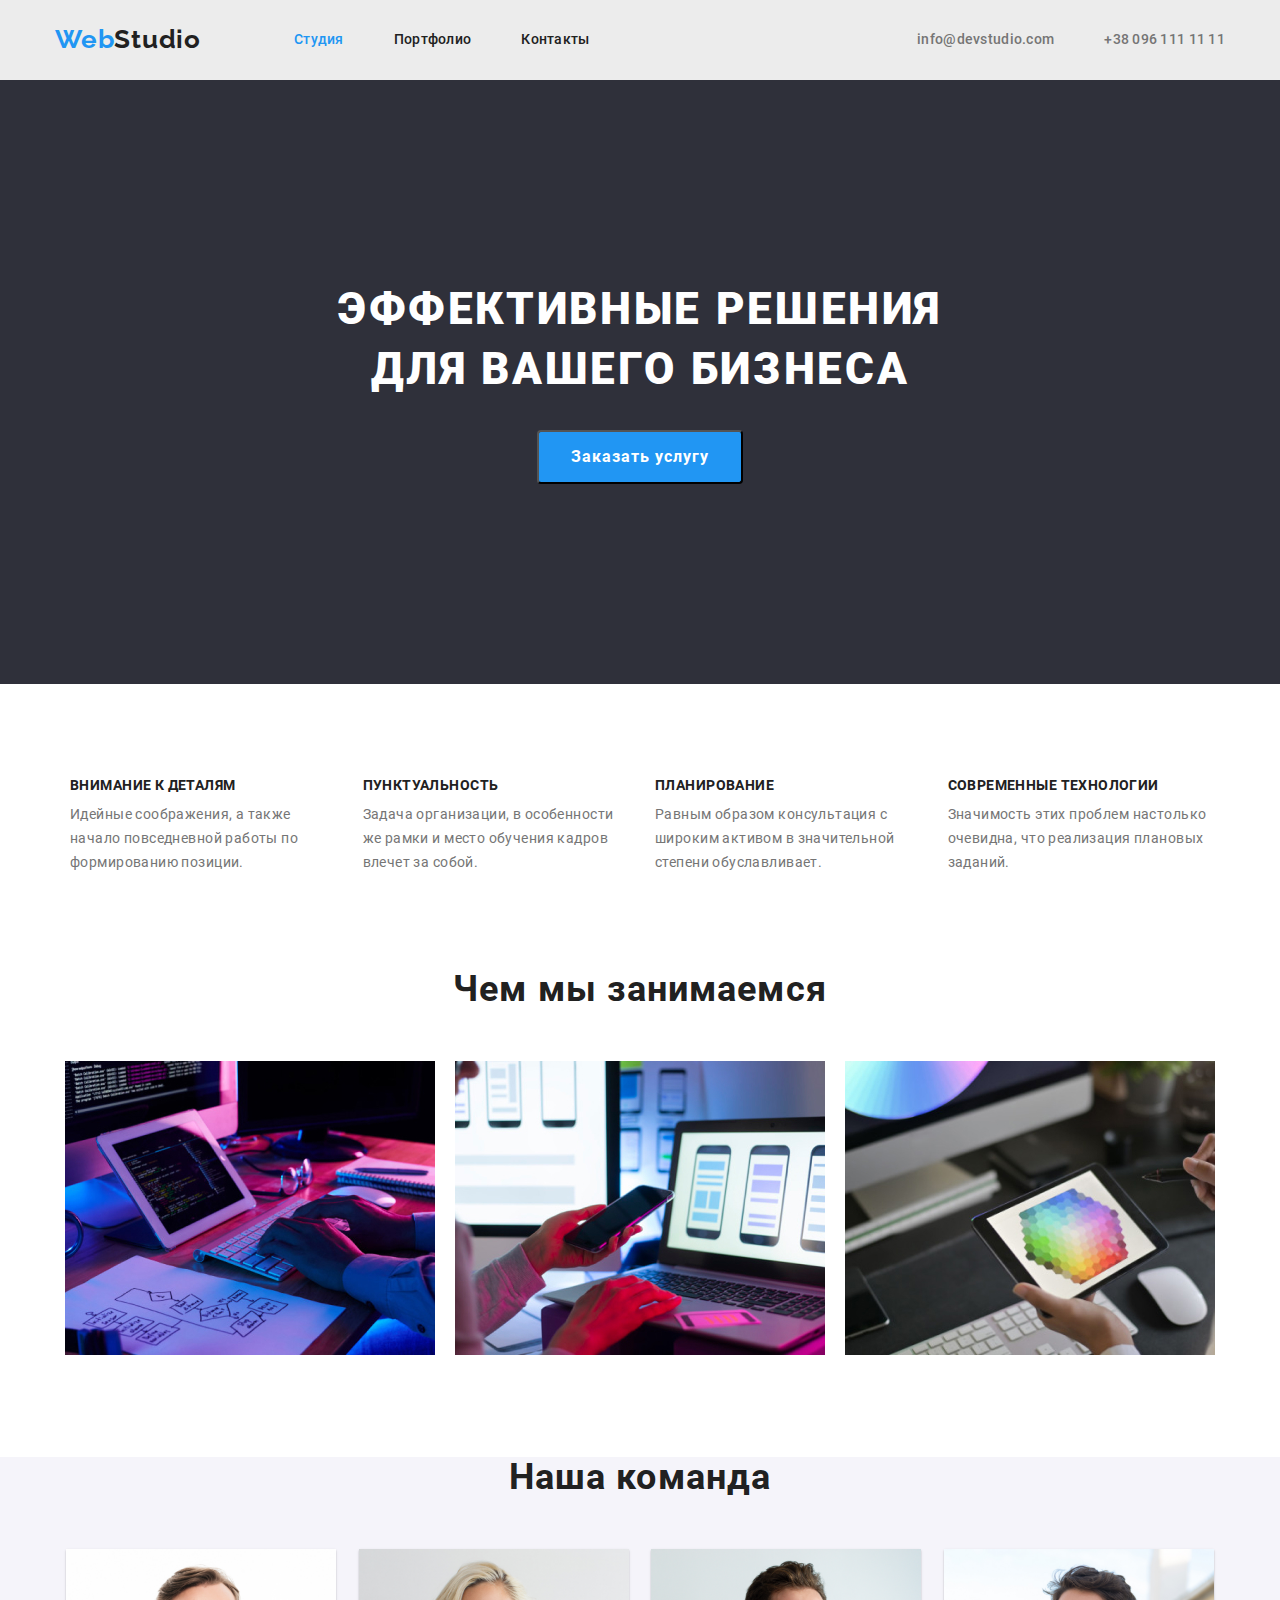
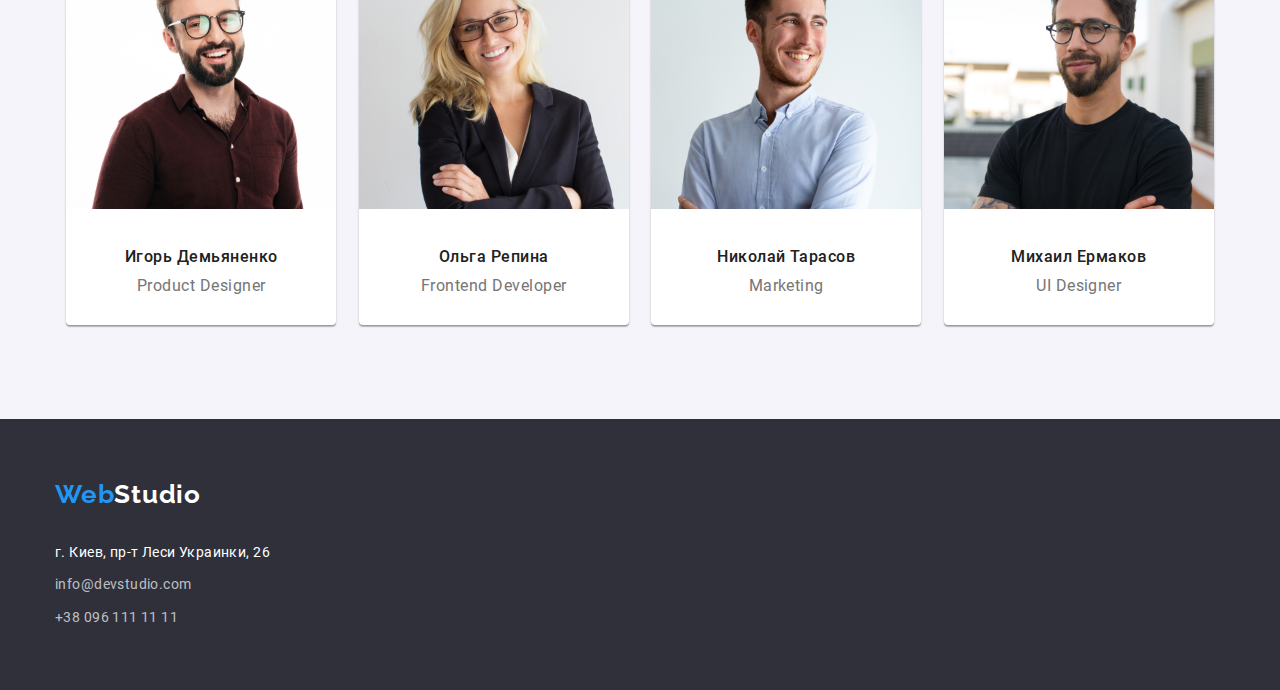
<file: index.html>
<!DOCTYPE html>
<html lang="ru">

<head>
    <meta charset="UTF-8" />
    <meta name="viewport" content="width=device-width, initial-scale=1.0" />
    <title>WebStudio</title>
    <link href="https://fonts.googleapis.com/css2?family=Raleway:wght@700&display=swap" rel="stylesheet">
    <link rel="stylesheet" href="https://cdnjs.cloudflare.com/ajax/libs/modern-normalize/1.0.0/modern-normalize.min.css">
    <link rel="stylesheet" href="./css/main.css">
    <link rel="stylesheet" href="./css/styles.css">
</head>

<body>
    <header>
        <div class="container header-container">
            <a href="./index.html" class="link logo"><span class="logo-web">Web</span><span class="logo-studio">Studio</span></a>
            <nav class="navigation">
                <ul class="menu list">
                    <li class="menu-item"><a href="./index.html" class="link-index">Студия</a></li>
                    <li class="menu-item"><a href="./portfolio.html" class="link menu-link">Портфолио</a></li>
                    <li class="menu-item"><a href="#contacts" class="link menu-link">Контакты</a></li>
                </ul>
            </nav>
            <ul class="list list-link">
                <li class="cont-link"><a href="mailto:info@devstudio.com" class="link contact-link">info@devstudio.com</a></li>
                <li class="cont-link"><a href="tel:+380961111111" class="link contact-link">+38 096 111 11 11</a></li>
            </ul>
        </div>
    </header>

    <main>
        <section class="big-title">
        <div class="container hero-content">
            <h1 class="page-title">Эффективные решения для вашего бизнеса</h1>
            <button type="button" class="btn">Заказать услугу</button>
        </div>
        </section>

        <section class="section features">
            <div class="container features-container">
                <ul class="list features-item">
                    <li class=features-list>
                        <h3 class="features-scroll">Внимание к деталям</h3>
                        <p class="features-description">
                            Идейные соображения, а также начало повседневной работы по
                            формированию позиции.
                        </p>
                    </li>
                    <li class=features-list>
                        <h3 class="features-scroll">Пунктуальность</h3>
                        <p class="features-description">
                            Задача организации, в особенности же рамки и место обучения кадров
                            влечет за собой.
                        </p>
                    </li>
                    <li class=features-list>
                        <h3 class="features-scroll">Планирование</h3>
                        <p class="features-description">
                            Равным образом консультация с широким активом в значительной
                            степени обуславливает.
                        </p>
                    </li>
                    <li class=features-list>
                        <h3 class="features-scroll">Современные технологии</h3>
                        <p class="features-description">
                            Значимость этих проблем настолько очевидна, что реализация
                            плановых заданий.
                        </p>
                    </li>
                </ul>
            </div>    
        </section>

        <section class="section occupation">
            <div class="container">
                <h2 class="section-title">Чем мы занимаемся</h2>
                <ul class="list occupation-item">
                    <li class="occupation-item-list">
                        <img src="./images/occupation/img1.jpg" width="370" height="294" alt="Компютерные приложения" />
                    </li>
                    <li class="occupation-item-list">
                        <img src="./images/occupation/img2.jpg" width="370" height="294" alt="Мобильные приложения" />
                    </li>
                    <li class="occupation-item-list">
                        <img src="./images/occupation/img3.jpg" width="370" height="294" alt="Планшет" />
                    </li>
                </ul>
            </div>
        </section>

        <section class="section command">
            <div class="container">
                <h2 class="section-title">Наша команда</h2>
                <ul class="list command-item">
                    <li class="command-members">
                        <img src="./images/team/img1.jpg" width="270" height="260" alt="Игорь Демьяненко" />
                        <h3 class="command-name">Игорь Демьяненко</h3>
                        <p lang="en" class="command-jobs">Product Designer</p>
                    </li>
                    <li class="command-members">
                        <img src="./images/team/img2.jpg" width="270" height="260" alt="Ольга Репина" />
                        <h3 class="command-name">Ольга Репина</h3>
                        <p lang="en" class="command-jobs">Frontend Developer</p>
                    </li>
                    <li class="command-members">
                        <img src="./images/team/img3.jpg" width="270" height="260" alt="Николай Тарасов" />
                        <h3 class="command-name">Николай Тарасов</h3>
                        <p lang="en" class="command-jobs">Marketing</p>
                    </li>
                    <li class="command-members">
                        <img src="./images/team/img4.jpg" width="270" height="260" alt="Михаил Ермаков" />
                        <h3 class="command-name">Михаил Ермаков</h3>
                        <p lang="en" class="command-jobs">UI Designer</p>
                    </li>
                </ul>
            </div>
        </section>
    </main>

    <footer id="contacts">
        <div class="container footer">
            <a href="./index.html" class="link logo logo-footer"><span class="logo-web">Web</span><span class="logo-web-footer">Studio</span></a>
            <address class="footer-address">
                <ul class="list link-styles">
                    <li>
                        <a href="https://goo.gl/maps/qeXEW7dZXN9ULPdL6" target="_blank" rel="noopener noreferer" class="link">г. Киев, пр-т Леси Украинки, 26</a>
                    </li>
                    <li>
                        <a href="mailto:info@devstudio.com" class="link footer-contact">info@devstudio.com</a>
                    </li>
                    <li>
                        <a href="tel:+380961111111" class="link footer-contact">+38 096 111 11 11</a>
                    </li>
                </ul>
            </address>
        </div>
    </footer>
</body>

</html>
</file>
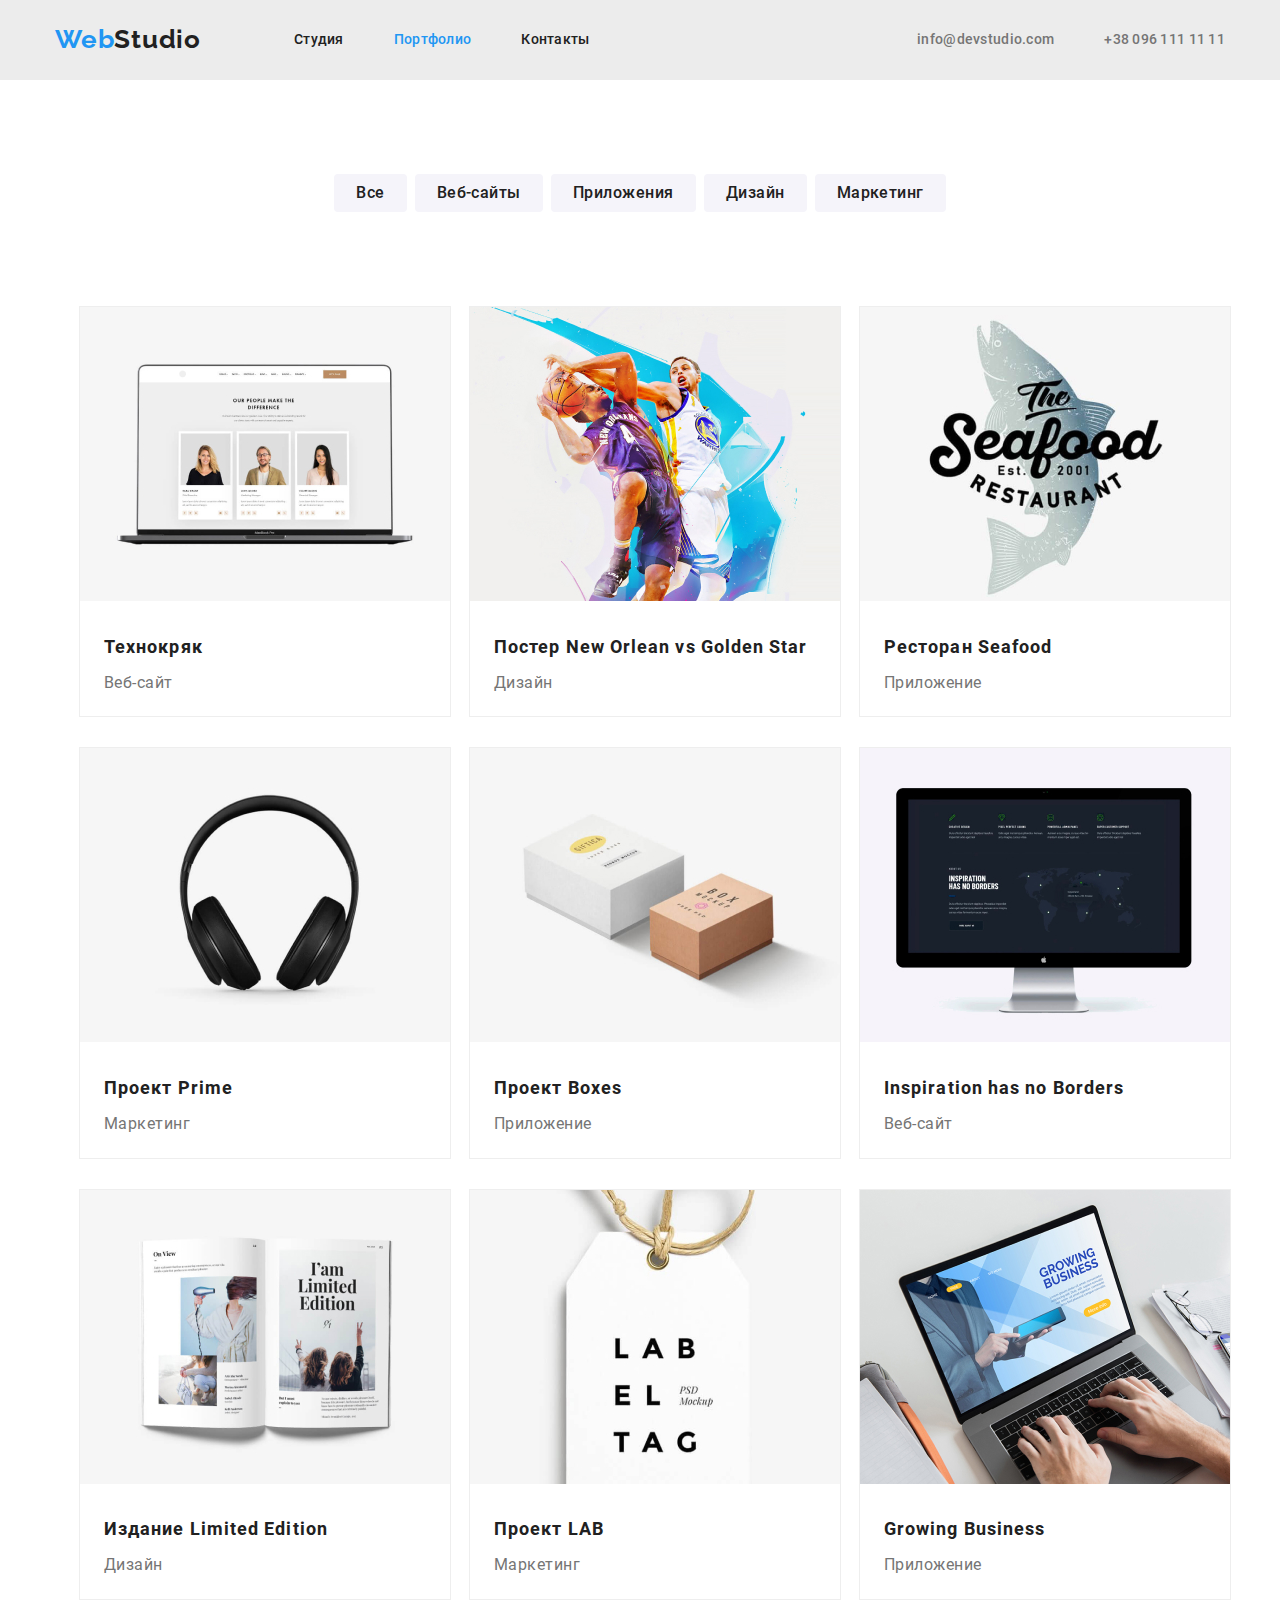
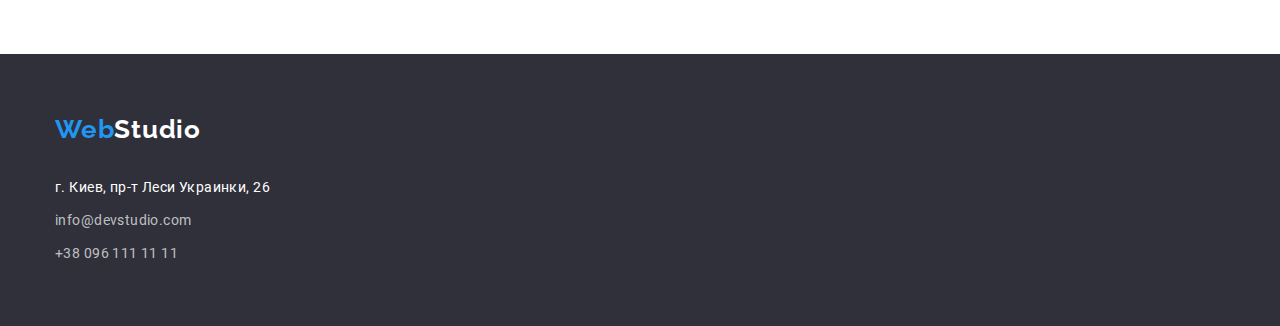
<file: portfolio.html>
<!DOCTYPE html>
<html lang="ru">

<head>
    <meta charset="UTF-8" />
    <meta name="viewport" content="width=device-width, initial-scale=1.0" />
    <title>WebStudio</title>
    <link href="https://fonts.googleapis.com/css2?family=Raleway:wght@700&display=swap" rel="stylesheet">
    <link rel="stylesheet" href="https://cdnjs.cloudflare.com/ajax/libs/modern-normalize/1.0.0/modern-normalize.min.css">
    <link rel="stylesheet" href="./css/main.css">
    <link rel="stylesheet" href="./css/portfolio.css">
</head>

<body>
    <header>
        <div class="container header-container">
            <a href="./index.html" class="link logo"><span class="logo-web">Web</span><span
                    class="logo-studio">Studio</span></a>
            <nav class="navigation">
                <ul class="menu list">
                    <li class="menu-item"><a href="./index.html" class="link menu-link">Студия</a></li>
                    <li class="menu-item"><a href="./portfolio.html" class="link-portfolio">Портфолио</a></li>
                    <li class="menu-item"><a href="#contacts" class="link menu-link">Контакты</a></li>
                </ul>
            </nav>
            <ul class="list list-link">
                <li class="cont-link"><a href="mailto:info@devstudio.com" class="link contact-link">info@devstudio.com</a>
                </li>
                <li class="cont-link"><a href="tel:+380961111111" class="link contact-link">+38 096 111 11 11</a></li>
            </ul>
        </div>
    </header>

    <main>
        <section class="section">
            <div class="container container-menu">
                <ul class="list container-item">
                    <li class="container-menu-item"><button type="button" class="btn">Все</button></li>
                    <li class="container-menu-item"><button type="button" class="btn">Веб-сайты</button></li>
                    <li class="container-menu-item"><button type="button" class="btn">Приложения</button></li>
                    <li class="container-menu-item"><button type="button" class="btn">Дизайн</button></li>
                    <li class="container-menu-item"><button type="button" class="btn">Маркетинг</button></li>
                </ul>
            </div>
        </section>
       
        <section class="container project section">
            <div class="container ptoject-title">
                <ul class="list project-item">
                    <li class="project-item-kind">
                        <img src="./images/portfolio/img1.jpg" width="370" height="294" alt="Технокряк"/>
                        <div class="project-description">
                            <h1 class="project-name">Технокряк</h1>
                            <p class="project-form">Веб-сайт</p>
                        </div>
                    </li>
                    <li class="project-item-kind">
                        <img src="./images/portfolio/img2.jpg" width="370" height="294" alt="New Orlean vs Golden Star" />
                        <div class="project-description">
                            <h1 class="project-name">Постер New Orlean vs Golden Star</h1>
                            <p class="project-form">Дизайн</p>
                        </div>
                    </li>
                    <li class="project-item-kind">
                        <img src="./images/portfolio/img3.jpg" width="370" height="294" alt="Seafood" />
                        <div class="project-description">
                            <h1 class="project-name">Ресторан Seafood</h1>
                            <p class="project-form">Приложение</p>
                        </div>
                    </li>
                    <li class="project-item-kind">
                        <img src="./images/portfolio/img4.jpg" width="370" height="294" alt="Prime" />
                        <div class="project-description">
                            <h1 class="project-name">Проект Prime</h1>
                            <p class="project-form">Маркетинг</p>
                        </div>
                    </li>
                    <li class="project-item-kind">
                        <img src="./images/portfolio/img5.jpg" width="370" height="294" alt="Boxes" />
                        <div class="project-description">
                            <h1 class="project-name">Проект Boxes</h1>
                            <p class="project-form">Приложение</p>
                        </div>
                    </li>
                    <li class="project-item-kind">
                        <img src="./images/portfolio/img6.jpg" width="370" height="294" alt="Inspiration has no Borders" />
                        <div class="project-description">
                            <h1 class="project-name">Inspiration has no Borders</h1>
                            <p class="project-form">Веб-сайт</p>
                        </div>
                    </li>
                    <li class="project-item-kind">
                        <img src="./images/portfolio/img7.jpg" width="370" height="294" alt="Limited Edition" />
                        <div class="project-description">
                            <h1 class="project-name">Издание Limited Edition</h1>
                            <p lang="en" class="project-form">Дизайн</p>
                        </div>
                    </li>
                    <li class="project-item-kind">
                        <img src="./images/portfolio/img8.jpg" width="370" height="294" alt="LAB" />
                        <div class="project-description">
                            <h1 class="project-name">Проект LAB</h1>
                            <p class="project-form">Маркетинг</p>
                        </div>
                    </li>
                    <li class="project-item-kind">
                        <img src="./images/portfolio/img9.jpg" width="370" height="294" alt="Business" />
                        <div class="project-description">
                            <h1 class="project-name">Growing Business</h1>
                            <p lang="en" class="project-form">Приложение</p>
                        </div>
                    </li>
                </ul>
            </div>
        </section>
    </main>
    <footer id="contacts">
        <div class="container footer">
            <a href="./index.html" class="link logo logo-footer"><span class="logo-web">Web</span><span
                    class="logo-web-footer">Studio</span></a>
            <address class="footer-address">
                <ul class="list link-styles">
                    <li>
                        <a href="https://goo.gl/maps/qeXEW7dZXN9ULPdL6" target="_blank" rel="noopener noreferer"
                            class="link">г. Киев, пр-т Леси Украинки, 26</a>
                    </li>
                    <li>
                        <a href="mailto:info@devstudio.com" class="link footer-contact">info@devstudio.com</a>
                    </li>
                    <li>
                        <a href="tel:+380961111111" class="link footer-contact">+38 096 111 11 11</a>
                    </li>
                </ul>
            </address>
        </div>
    </footer>
</body>

</html>
</file>
<file: css/main.css>
/* roboto-regular - latin_cyrillic */
@font-face {
  font-family: "Roboto";
  font-style: normal;
  font-weight: 400;
  src: url("../fonts/roboto/roboto-v20-latin_cyrillic-regular.eot"); /* IE9 Compat Modes */
  src: local("Roboto"), local("Roboto-Regular"),
    url("../fonts/roboto/roboto-v20-latin_cyrillic-regular.eot?#iefix")
      format("embedded-opentype"),
    /* IE6-IE8 */ url("../fonts/roboto/roboto-v20-latin_cyrillic-regular.woff2")
      format("woff2"),
    /* Super Modern Browsers */
      url("../fonts/roboto/roboto-v20-latin_cyrillic-regular.woff")
      format("woff"),
    /* Modern Browsers */
      url("../fonts/roboto/roboto-v20-latin_cyrillic-regular.ttf")
      format("truetype"),
    /* Safari, Android, iOS */
      url("../fonts/roboto/roboto-v20-latin_cyrillic-regular.svg#Roboto")
      format("svg"); /* Legacy iOS */
}
/* roboto-500 - latin_cyrillic */
@font-face {
  font-family: "Roboto";
  font-style: normal;
  font-weight: 500;
  src: url("../fonts/roboto/roboto-v20-latin_cyrillic-500.eot"); /* IE9 Compat Modes */
  src: local("Roboto Medium"), local("Roboto-Medium"),
    url("../fonts/roboto/roboto-v20-latin_cyrillic-500.eot?#iefix")
      format("embedded-opentype"),
    /* IE6-IE8 */ url("../fonts/roboto/roboto-v20-latin_cyrillic-500.woff2")
      format("woff2"),
    /* Super Modern Browsers */
      url("../fonts/roboto/roboto-v20-latin_cyrillic-500.woff") format("woff"),
    /* Modern Browsers */
      url("../fonts/roboto/roboto-v20-latin_cyrillic-500.ttf")
      format("truetype"),
    /* Safari, Android, iOS */
      url("../fonts/roboto/roboto-v20-latin_cyrillic-500.svg#Roboto")
      format("svg"); /* Legacy iOS */
}
/* roboto-700 - latin_cyrillic */
@font-face {
  font-family: "Roboto";
  font-style: normal;
  font-weight: 700;
  src: url("../fonts/roboto/roboto-v20-latin_cyrillic-700.eot"); /* IE9 Compat Modes */
  src: local("Roboto Bold"), local("Roboto-Bold"),
    url("../fonts/roboto/roboto-v20-latin_cyrillic-700.eot?#iefix")
      format("embedded-opentype"),
    /* IE6-IE8 */ url("../fonts/roboto/roboto-v20-latin_cyrillic-700.woff2")
      format("woff2"),
    /* Super Modern Browsers */
      url("../fonts/roboto/roboto-v20-latin_cyrillic-700.woff") format("woff"),
    /* Modern Browsers */
      url("../fonts/roboto/roboto-v20-latin_cyrillic-700.ttf")
      format("truetype"),
    /* Safari, Android, iOS */
      url("../fonts/roboto/roboto-v20-latin_cyrillic-700.svg#Roboto")
      format("svg"); /* Legacy iOS */
}
/* roboto-900 - latin_cyrillic */
@font-face {
  font-family: "Roboto";
  font-style: normal;
  font-weight: 900;
  src: url("../fonts/roboto/roboto-v20-latin_cyrillic-900.eot"); /* IE9 Compat Modes */
  src: local("Roboto Black"), local("Roboto-Black"),
    url("../fonts/roboto/roboto-v20-latin_cyrillic-900.eot?#iefix")
      format("embedded-opentype"),
    /* IE6-IE8 */ url("../fonts/roboto/roboto-v20-latin_cyrillic-900.woff2")
      format("woff2"),
    /* Super Modern Browsers */
      url("../fonts/roboto/roboto-v20-latin_cyrillic-900.woff") format("woff"),
    /* Modern Browsers */
      url("../fonts/roboto/roboto-v20-latin_cyrillic-900.ttf")
      format("truetype"),
    /* Safari, Android, iOS */
      url("../fonts/roboto/roboto-v20-latin_cyrillic-900.svg#Roboto")
      format("svg"); /* Legacy iOS */
}

:root {
  --main-text-color: #212121;
  --accent-color: #2196f3;
  --title-color: #757575;
  --white: #ffffff;
  --white-background: #e5e5e5;
  --footer-background: #2f303a;
}

body {
  font-family: Roboto, sans-serif;
  font-size: 14px;
  line-height: 1.71;
  letter-spacing: 0.03em;
  color: var(--title-color);
}

html {
  box-sizing: border-box;
}

.container {
  width: 1200px;
  padding-left: 15px;
  padding-right: 15px;
  margin-left: auto;
  margin-right: auto;
}

.header-container {
  padding-top: 24px;
  padding-bottom: 25px;
  display: flex;
  align-items: center;
  justify-content: flex-end;
}

h1,
h2,
h3 {
  margin-top: 0px;
}

.section {
  padding-top: 94px;
  padding-bottom: 0px;
}

.menu {
  display: inline-flex;
}

.menu-item:not(:last-child) {
  margin-right: 50px;
}

.navigation {
  display: flex;
  align-items: center;
  margin-right: auto;
}

.header-container .logo {
  margin-right: 93px;
}

.list-link {
  display: flex;
}

.cont-link:not(:last-child) {
  margin-right: 50px;
}

.link {
  color: inherit;
  text-decoration: none;
}

.link:hover,
.link:focus {
  color: var(--accent-color);
}

.logo {
  font-family: Raleway, sans-serif;
  font-size: 26px;
  font-weight: 700;
  line-height: 1.19;
  letter-spacing: 0.03em;
}

.logo-web {
  color: var(--accent-color);
}

.logo-studio {
  color: var(--main-text-color);
}

.logo-footer {
  padding-top: 60px;
}

.menu-link {
  font-size: 14px;
  font-weight: 500;
  line-height: 1.14;
  letter-spacing: 0.02em;
  color: var(--main-text-color);
}

.list {
  list-style: none;
  margin: 0px;
  padding: 0;
}

header {
  background-color: #ececec;
}

.contact-link {
  font-size: 14px;
  font-weight: 500;
  line-height: 1.14;
  letter-spacing: 0.02em;
  color: var(--title-color);
}

footer {
  background-color: var(--footer-background);
}

.footer {
  padding-top: 60px;
}

.footer-address {
  padding-top: 21px;
}

.logo-web-footer {
  color: var(--white);
}

.link-styles > li {
  padding-top: 9px;
}

.link-styles {
  font-style: normal;
  color: var(--white);
  padding-bottom: 60px;
}

.footer-contact {
  color: rgba(255, 255, 255, 0.7);
}
</file>
<file: css/styles.css>
main {
  background-color: var(--background-color);
}

.link-index {
  font-size: 14px;
  font-weight: 500;
  line-height: 1.14;
  letter-spacing: 0.02em;
  color: var(--accent-color);
  text-decoration: none;
}

.big-title {
  background-color: var(--footer-background);
}

.hero-content {
  max-width: 700px;
  /*display: flex;*/
  margin-left: auto;
  margin-right: auto;
  justify-content: center;
  padding-top: 200px;
  padding-bottom: 200px;
}

.btn {
  display: flex;
  justify-content: center;
  margin-top: 0px;
  margin-left: auto;
  margin-right: auto;
  padding: 10px 32px;
  border-radius: 4px;
  font-family: inherit;
  font-size: 16px;
  font-weight: 700;
  line-height: 1.87;
  letter-spacing: 0.06em;
  text-align: center;
  color: var(--white);
  background-color: var(--accent-color);
}

.btn:hover,
.btn:focus {
  background-color: #188ce8;
}

.page-title {
  font-family: Roboto, sans-serif;
  font-size: 44px;
  font-weight: 900;
  line-height: 1.36;
  text-align: center;
  letter-spacing: 0.06em;
  text-transform: uppercase;
  color: var(--white);
  margin-top: 0px;
  margin-bottom: 30px;
}

.section-title {
  font-family: Roboto, sans-serif;
  font-weight: 700;
  font-size: 36px;
  line-height: 1.16;
  text-align: center;
  letter-spacing: 0.03em;
  color: var(--main-text-color);
  margin-top: 0px;
  margin-bottom: 0px;
}

.features-item {
  display: flex;
  flex-wrap: wrap;
}

.features-list {
  flex-basis: calc(100% / 4 - 30px);
  margin-left: auto;
  margin-right: auto;
}

.features-scroll {
  font-family: Roboto, sans-serif;
  font-size: 14px;
  font-weight: 700;
  line-height: 1.14;
  letter-spacing: 0.03em;
  color: var(--main-text-color);
  text-transform: uppercase;
  margin-bottom: 0px;
}

.features-description {
  font-weight: 400;
  line-height: 1.71;
  color: var(--title-color);
  margin-top: 10px;
  margin-bottom: 0px;
}

.occupation-item {
  display: flex;
  flex-wrap: wrap;
  padding-top: 50px;
}

.occupation-item-list {
  flex-basis: calc(100% / 3 - 30px);
  margin-left: auto;
  margin-right: auto;
}

.command {
  background-color: #f5f4fa;
  padding-top: 0px;
  margin-top: 94px;
  padding-bottom: 94px;
}

.command-item {
  display: flex;
  flex-wrap: wrap;
  padding-top: 50px;
}

.command-members {
  display: block;
  border: 1px;
  border-radius: 0px 0px 4px 4px;
  flex-basis: calc(100% / 4 - 30px);
  background-color: var(--white);
  box-shadow: 0px 1px 3px rgba(0, 0, 0, 0.12), 0px 1px 1px rgba(0, 0, 0, 0.14),
    0px 2px 1px rgba(0, 0, 0, 0.2);
  margin-left: auto;
  margin-right: auto;
}

.command-name {
  font-family: Roboto, sans-serif;
  font-size: 16px;
  font-weight: 500;
  line-height: 1.187;
  text-align: center;
  letter-spacing: 0.03em;
  color: var(--main-text-color);
  padding-top: 30px;
  padding-bottom: 0px;
  margin-top: 0px;
  margin-bottom: 0px;
}

.command-jobs {
  font-family: Roboto, sans-serif;
  font-size: 16px;
  font-weight: 400;
  line-height: 1.187;
  text-align: center;
  letter-spacing: 0.03em;
  color: var(--title-color);
  padding-top: 10px;
  padding-bottom: 30px;
  margin-top: 0px;
  margin-bottom: 0px;
}
</file>
<file: css/portfolio.css>
:root {
  --main-text-color: #212121;
  --accent-color: #2196f3;
  --title-color: #757575;
  --white: #ffffff;
  --white-background: #e5e5e5;
  --footer-background: #2f303a;
  --btn-background: #f5f4fa;
  --line: #eeeeee;
}

.link-portfolio {
  font-size: 14px;
  font-weight: 500;
  line-height: 1.14;
  letter-spacing: 0.02em;
  color: var(--accent-color);
  text-decoration: none;
}

/*.btn {
  display: flex;
  justify-content: center;
  margin-top: 0px;
  margin-left: auto;
  margin-right: auto;
  padding: 10px 32px;
  border-radius: 4px;
  font-family: inherit;
  font-size: 16px;
  font-weight: 700;
  line-height: 1.87;
  letter-spacing: 0.06em;
  text-align: center;
  color: var(--white);
  background-color: var(--accent-color);
}*/

.container-item {
  display: flex;
  justify-content: center;
}

.container-menu-item:not(:last-child) {
  margin-right: 8px;
}

.btn {
  display: flex;
  justify-content: center;
  font-family: Roboto, sans-serif;
  font-size: 16px;
  font-weight: 500;
  line-height: 1.625;
  letter-spacing: 0.03em;
  text-align: center;
  padding: 6px 22px;
  border-radius: 4px;
  border: none;
  color: var(--main-text-color);
  background-color: var(--btn-background);
}

.btn:hover,
.btn:focus {
  color: var(--white);
  background-color: var(--accent-color);
}

.project-name {
  font-family: Roboto, sans-serif;
  font-size: 18px;
  font-weight: 700;
  line-height: 2;
  letter-spacing: 0.06em;
  color: var(--main-text-color);
  margin-bottom: 0px;
}

.project-form {
  font-family: Roboto, sans-serif;
  font-size: 16px;
  font-weight: 400;
  line-height: 1, 875;
  letter-spacing: 0.03em;
  color: var(--title-color);
  padding-top: 4px;
  margin: 0px;
}

.project-item {
  display: flex;
  flex-wrap: wrap;
  padding-bottom: 54px;
}

.project-item-kind {
  display: block;
  border: 1px solid var(--line);
  flex-basis: calc(100% / 3 - 30px);
  background-color: var(--white);
  margin-left: auto;
  margin-right: auto;
}

.project-item-kind:nth-child(n + 4) {
  margin-top: 30px;
}

.project-description {
  padding: 20px 24px;
}
</file>
